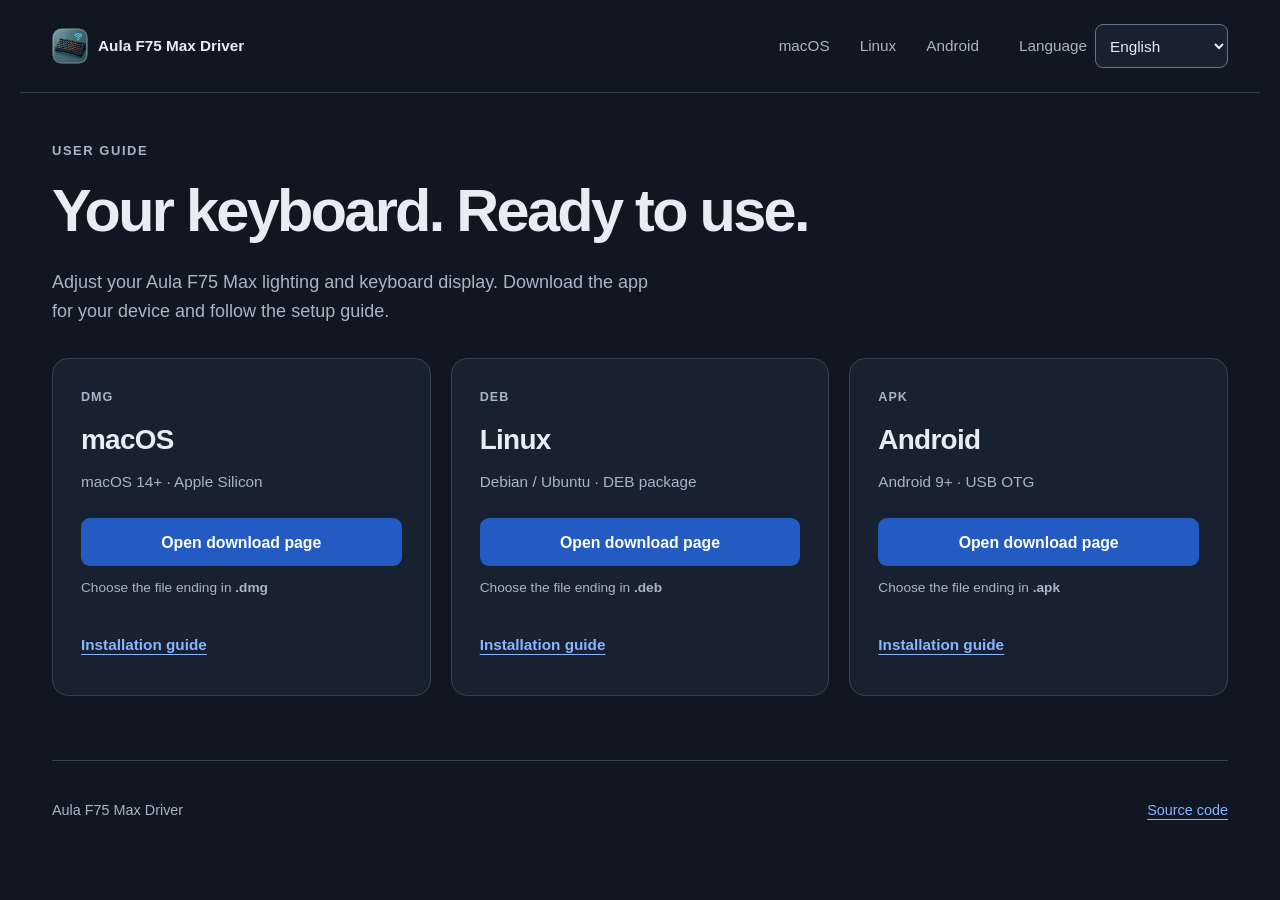
<file: docs/index.html>
<!doctype html>
<html lang="en">
    <head>
        <meta charset="utf-8">
        <meta name="viewport" content="width=device-width, initial-scale=1">
        <meta name="description" content="Download, install and connect Aula F75 Max Driver on macOS, Linux or Android.">
        <meta name="theme-color" content="#101722">
        <meta property="og:title" content="Aula F75 Max Driver">
        <meta property="og:description" content="Download, install and connect Aula F75 Max Driver on macOS, Linux or Android.">
        <meta property="og:type" content="website">
        <meta property="og:image" content="assets/app-icon.png">
        <title>Aula F75 Max Driver</title>
        <link rel="icon" href="assets/app-icon.png">
        <link rel="stylesheet" href="styles.css">
        <script src="translations.js" defer>
        </script>
        <script src="site.js" defer>
        </script>
    </head>
    <body>
        <a class="skip" href="#main" data-i18n="skip">Skip to content</a>
        <header class="site-header">
            <a class="brand" href="index.html">
                <img src="assets/app-icon.png" width="36" height="36" alt=""> <span>Aula F75 Max Driver</span>
            </a>
            <nav aria-label="Platforms" data-i18n-aria="platforms">
                <a href="macos.html">macOS</a>
                <a href="linux.html">Linux</a>
                <a href="android.html">Android</a>
            </nav>
            <label class="language">
                <span data-i18n="language">Language</span>
                <select id="language-select">
                    <option value="en">English</option>
                    <option value="ru">Русский</option>
                    <option value="es">Español</option>
                    <option value="uz">O‘zbekcha</option>
                    <option value="kk">Қазақша</option>
                    <option value="pt">Português</option>
                    <option value="zh-Hans">简体中文</option>
                </select>
            </label>
        </header>
        <main id="main" class="home">
            <div class="home-intro">
                <p data-i18n="guide" class="eyebrow">User guide</p>
                <h1 data-i18n="homeTitle">Your keyboard. Ready to use.</h1>
                <p data-i18n="intro" class="lead">Adjust your Aula F75 Max lighting and keyboard display. Download the app for your device and follow the setup guide.</p>
            </div>
            <div class="platform-grid">
                <article class="platform-card">
                    <div>
                        <span class="platform-format">DMG</span>
                        <h2>macOS</h2>
                        <p data-i18n="macReq" class="requirements">macOS 14+ · Apple Silicon</p>
                    </div>
                    <div class="download" data-platform="macos">
                        <p class="release-info" hidden></p>
                    <div class="download-options">
                            <a class="button" href="https://github.com/VitalyArt/Aula-F75-Max-Driver/releases/latest" data-i18n="downloadPage">Open download page</a>
                        </div>
                        <p class="download-hint">
                            <span data-i18n="chooseFile">Choose the file ending in</span> <strong>.dmg</strong>
                        </p>
                    </div>
                    <a class="guide-link" href="macos.html" data-i18n="instructions">Installation guide</a>
                </article>
                <article class="platform-card">
                    <div>
                        <span class="platform-format">DEB</span>
                        <h2>Linux</h2>
                        <p data-i18n="linuxReq" class="requirements">Debian / Ubuntu · DEB package</p>
                    </div>
                    <div class="download" data-platform="linux">
                        <p class="release-info" hidden></p>
                    <div class="download-options">
                            <a class="button" href="https://github.com/VitalyArt/Aula-F75-Max-Driver/releases/latest" data-i18n="downloadPage">Open download page</a>
                        </div>
                        <p class="download-hint">
                            <span data-i18n="chooseFile">Choose the file ending in</span> <strong>.deb</strong>
                        </p>
                    </div>
                    <a class="guide-link" href="linux.html" data-i18n="instructions">Installation guide</a>
                </article>
                <article class="platform-card">
                    <div>
                        <span class="platform-format">APK</span>
                        <h2>Android</h2>
                        <p data-i18n="androidReq" class="requirements">Android 9+ · USB OTG</p>
                    </div>
                    <div class="download" data-platform="android">
                        <p class="release-info" hidden></p>
                    <div class="download-options">
                            <a class="button" href="https://github.com/VitalyArt/Aula-F75-Max-Driver/releases/latest" data-i18n="downloadPage">Open download page</a>
                        </div>
                        <p class="download-hint">
                            <span data-i18n="chooseFile">Choose the file ending in</span> <strong>.apk</strong>
                        </p>
                    </div>
                    <a class="guide-link" href="android.html" data-i18n="instructions">Installation guide</a>
                </article>
            </div>
        </main>
        <footer>
            <span>Aula F75 Max Driver</span>
            <a href="https://github.com/VitalyArt/Aula-F75-Max-Driver" data-i18n="source">Source code</a>
        </footer>
    </body>
</html>
</file>
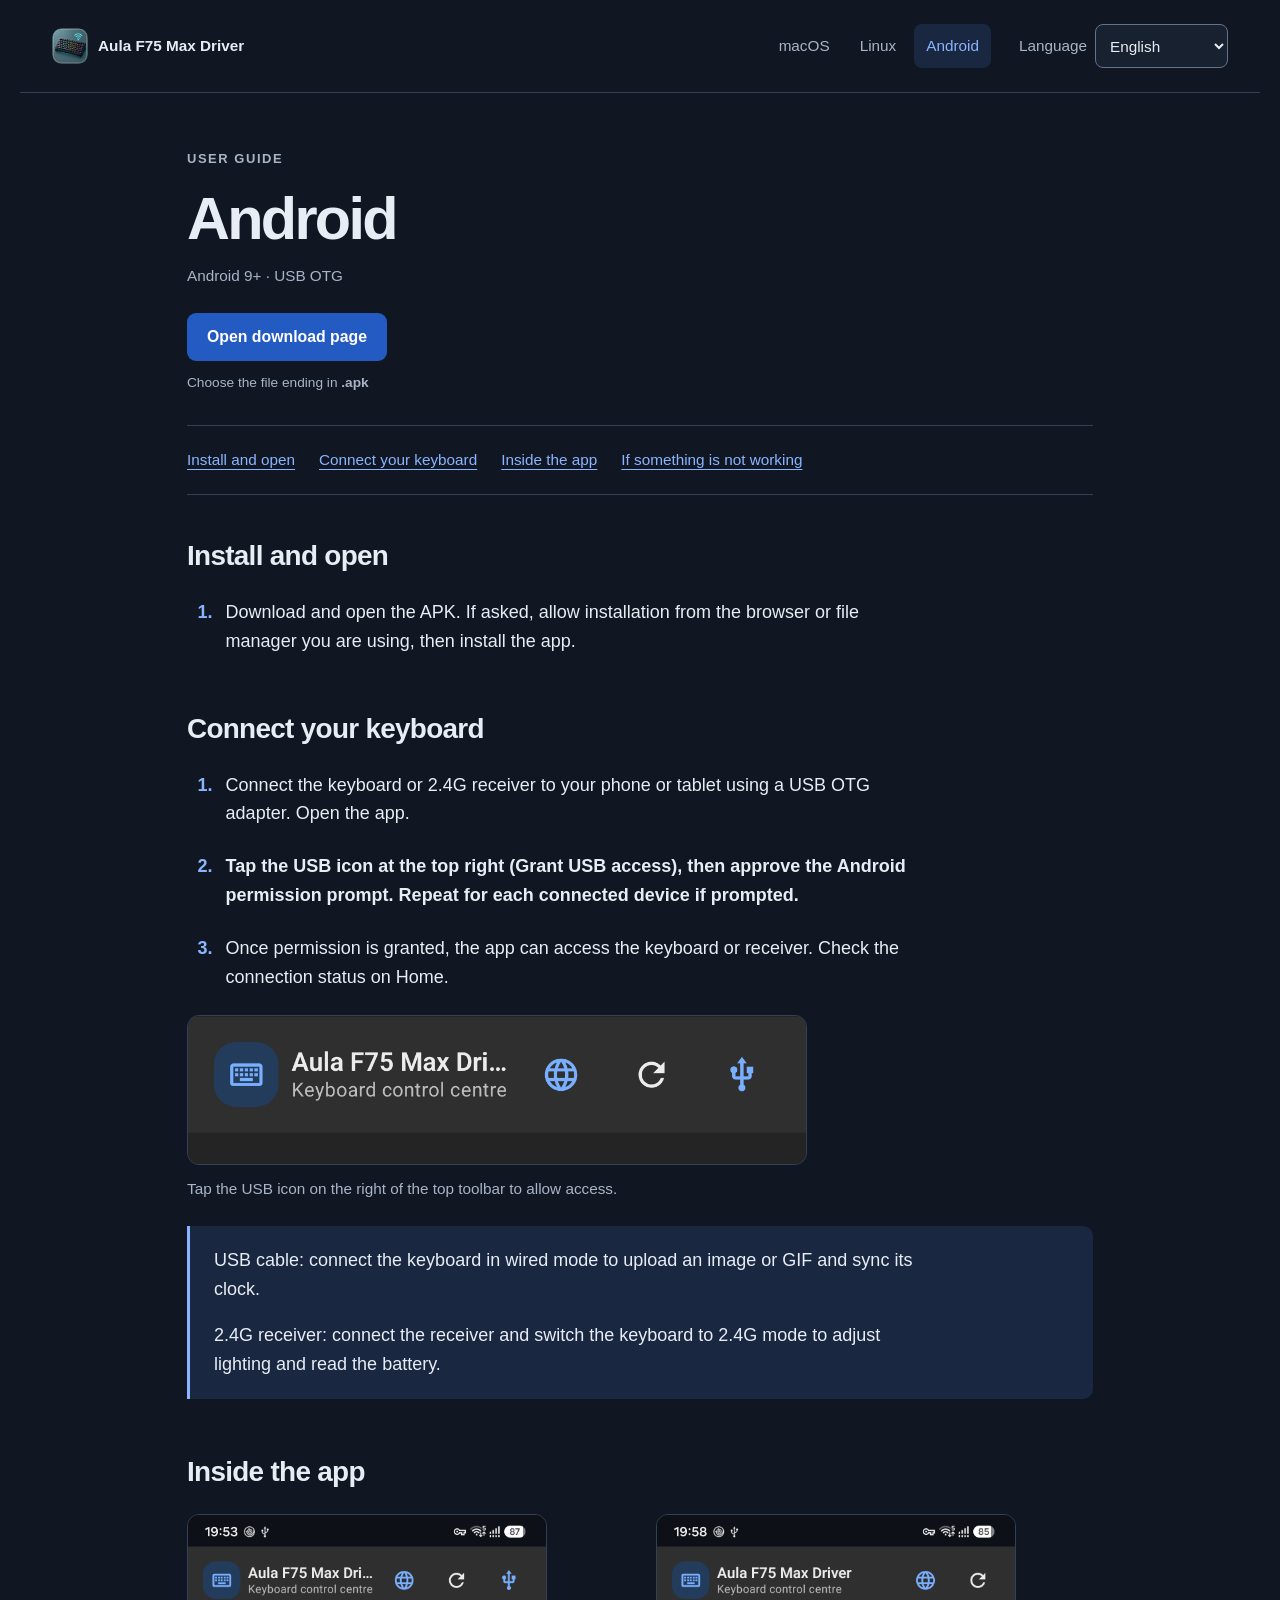
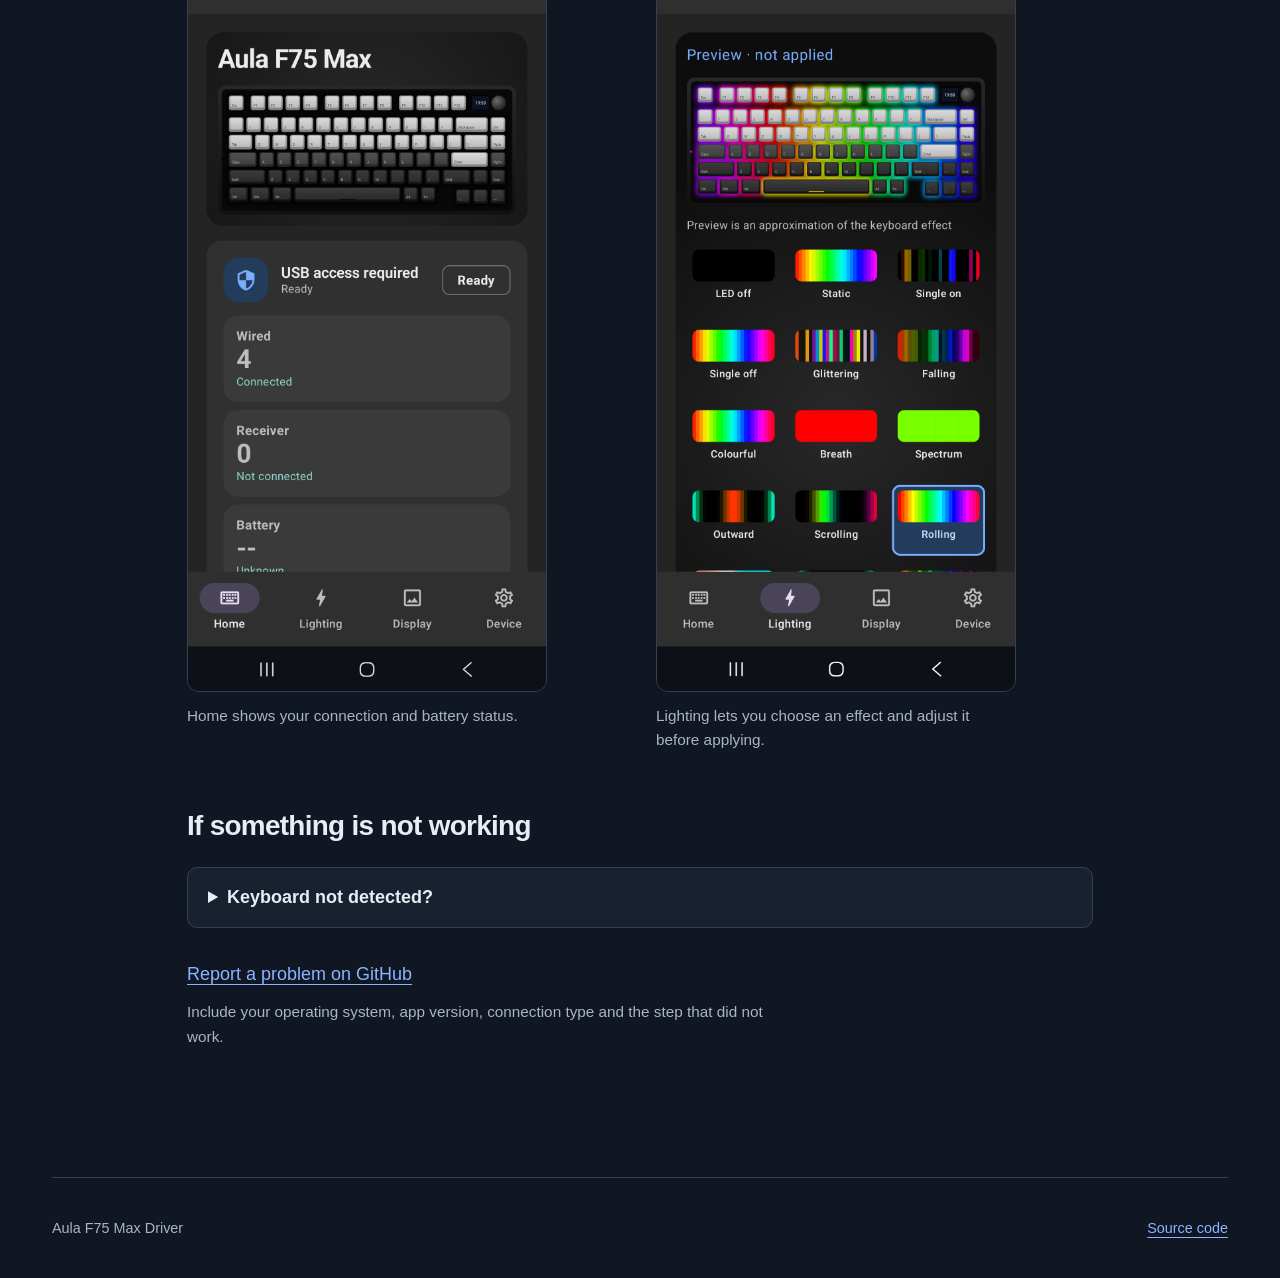
<file: docs/android.html>
<!doctype html>
<html lang="en">
    <head>
        <meta charset="utf-8">
        <meta name="viewport" content="width=device-width, initial-scale=1">
        <meta name="description" content="Download, install and connect Aula F75 Max Driver on macOS, Linux or Android.">
        <meta name="theme-color" content="#101722">
        <meta property="og:title" content="Aula F75 Max Driver · Android">
        <meta property="og:description" content="Download, install and connect Aula F75 Max Driver on macOS, Linux or Android.">
        <meta property="og:type" content="website">
        <meta property="og:image" content="assets/app-icon.png">
        <title>Aula F75 Max Driver · Android</title>
        <link rel="icon" href="assets/app-icon.png">
        <link rel="stylesheet" href="styles.css">
        <script src="translations.js" defer>
        </script>
        <script src="site.js" defer>
        </script>
    </head>
    <body>
        <a class="skip" href="#main" data-i18n="skip">Skip to content</a>
        <header class="site-header">
            <a class="brand" href="index.html">
                <img src="assets/app-icon.png" width="36" height="36" alt=""> <span>Aula F75 Max Driver</span>
            </a>
            <nav aria-label="Platforms" data-i18n-aria="platforms">
                <a href="macos.html">macOS</a>
                <a href="linux.html">Linux</a>
                <a href="android.html" aria-current="page">Android</a>
            </nav>
            <label class="language">
                <span data-i18n="language">Language</span>
                <select id="language-select">
                    <option value="en">English</option>
                    <option value="ru">Русский</option>
                    <option value="es">Español</option>
                    <option value="uz">O‘zbekcha</option>
                    <option value="kk">Қазақша</option>
                    <option value="pt">Português</option>
                    <option value="zh-Hans">简体中文</option>
                </select>
            </label>
        </header>
        <main id="main" class="guide-page">
            <header class="guide-heading">
                <p data-i18n="guide" class="eyebrow">User guide</p>
                <h1>Android</h1>
                <p data-i18n="androidReq" class="requirements">Android 9+ · USB OTG</p>
                <div class="download" data-platform="android">
                    <p class="release-info" hidden></p>
                    <div class="download-options">
                        <a class="button" href="https://github.com/VitalyArt/Aula-F75-Max-Driver/releases/latest" data-i18n="downloadPage">Open download page</a>
                    </div>
                    <p class="download-hint">
                        <span data-i18n="chooseFile">Choose the file ending in</span> <strong>.apk</strong>
                    </p>
                </div>
            </header>
            <nav class="toc" aria-label="Contents" data-i18n-aria="contents">
                <a href="#install" data-i18n="install">Install and open</a>
                <a href="#connect" data-i18n="connect">Connect your keyboard</a>
                <a href="#preview" data-i18n="preview">Inside the app</a>
                <a href="#help" data-i18n="help">If something is not working</a>
            </nav>
            <section id="install">
                <h2 data-i18n="install">Install and open</h2>
                <ol class="steps">
                    <li>
                        <p data-i18n="androidInstall">Download and open the APK. If asked, allow installation from the browser or file manager you are using, then install the app.</p>
                    </li>
                </ol>
            </section>
            <section id="connect">
                <h2 data-i18n="connect">Connect your keyboard</h2>
                <ol class="steps">
                    <li>
                        <p data-i18n="androidConnect">Connect the keyboard or 2.4G receiver to your phone or tablet using a USB OTG adapter. Open the app.</p>
                    </li>
                    <li class="important">
                        <p data-i18n="androidUsb">Tap the USB icon at the top right (Grant USB access), then approve the Android permission prompt. Repeat for each connected device if prompted.</p>
                    </li>
                    <li>
                        <p data-i18n="androidReady">Once permission is granted, the app can access the keyboard or receiver. Check the connection status on Home.</p>
                    </li>
                </ol>
                <figure class="usb-zoom">
                    <a href="screenshots/android-home.png" aria-label="Open full screenshot" data-i18n-aria="fullImage">
                        <img src="screenshots/android-home.png" alt="Tap the USB icon on the right of the top toolbar to allow access." data-i18n-alt="usbCaption" width="1080" height="2340" loading="lazy" decoding="async">
                    </a>
                    <figcaption data-i18n="usbCaption">Tap the USB icon on the right of the top toolbar to allow access.</figcaption>
                </figure>
                <div class="connection-notes">
                    <p data-i18n="cable">USB cable: connect the keyboard in wired mode to upload an image or GIF and sync its clock.</p>
                    <p data-i18n="receiver">2.4G receiver: connect the receiver and switch the keyboard to 2.4G mode to adjust lighting and read the battery.</p>
                </div>
            </section>
            <section id="preview">
                <h2 data-i18n="preview">Inside the app</h2>
                <div class="screenshots">
                    <figure class="phone ">
                        <a href="screenshots/android-home.png" aria-label="Open full screenshot" data-i18n-aria="fullImage">
                            <img src="screenshots/android-home.png" alt="Home shows your connection and battery status." data-i18n-alt="homeCaption" width="1080" height="2340" loading="lazy" decoding="async">
                        </a>
                        <figcaption data-i18n="homeCaption">Home shows your connection and battery status.</figcaption>
                    </figure>
                    <figure class="phone ">
                        <a href="screenshots/android-lighting.png" aria-label="Open full screenshot" data-i18n-aria="fullImage">
                            <img src="screenshots/android-lighting.png" alt="Lighting lets you choose an effect and adjust it before applying." data-i18n-alt="lightingCaption" width="1080" height="2340" loading="lazy" decoding="async">
                        </a>
                        <figcaption data-i18n="lightingCaption">Lighting lets you choose an effect and adjust it before applying.</figcaption>
                    </figure>
                </div>
            </section>
            <section id="help">
                <h2 data-i18n="help">If something is not working</h2>
                <details>
                    <summary data-i18n="notFound">Keyboard not detected?</summary>
                    <p data-i18n="androidHelp">Check that your device supports USB OTG and your cable transfers data. Tap USB again and approve access; you may need to grant it again after reconnecting.</p>
                </details>
                <div class="support-link">
                    <a href="https://github.com/VitalyArt/Aula-F75-Max-Driver/issues/new?template=bug_report.yml" data-i18n="reportProblem">Report a problem on GitHub</a>
                    <p data-i18n="reportHint">Include your operating system, app version, connection type and the step that did not work.</p>
                </div>
            </section>
        </main>
        <footer>
            <span>Aula F75 Max Driver</span>
            <a href="https://github.com/VitalyArt/Aula-F75-Max-Driver" data-i18n="source">Source code</a>
        </footer>
    </body>
</html>
</file>
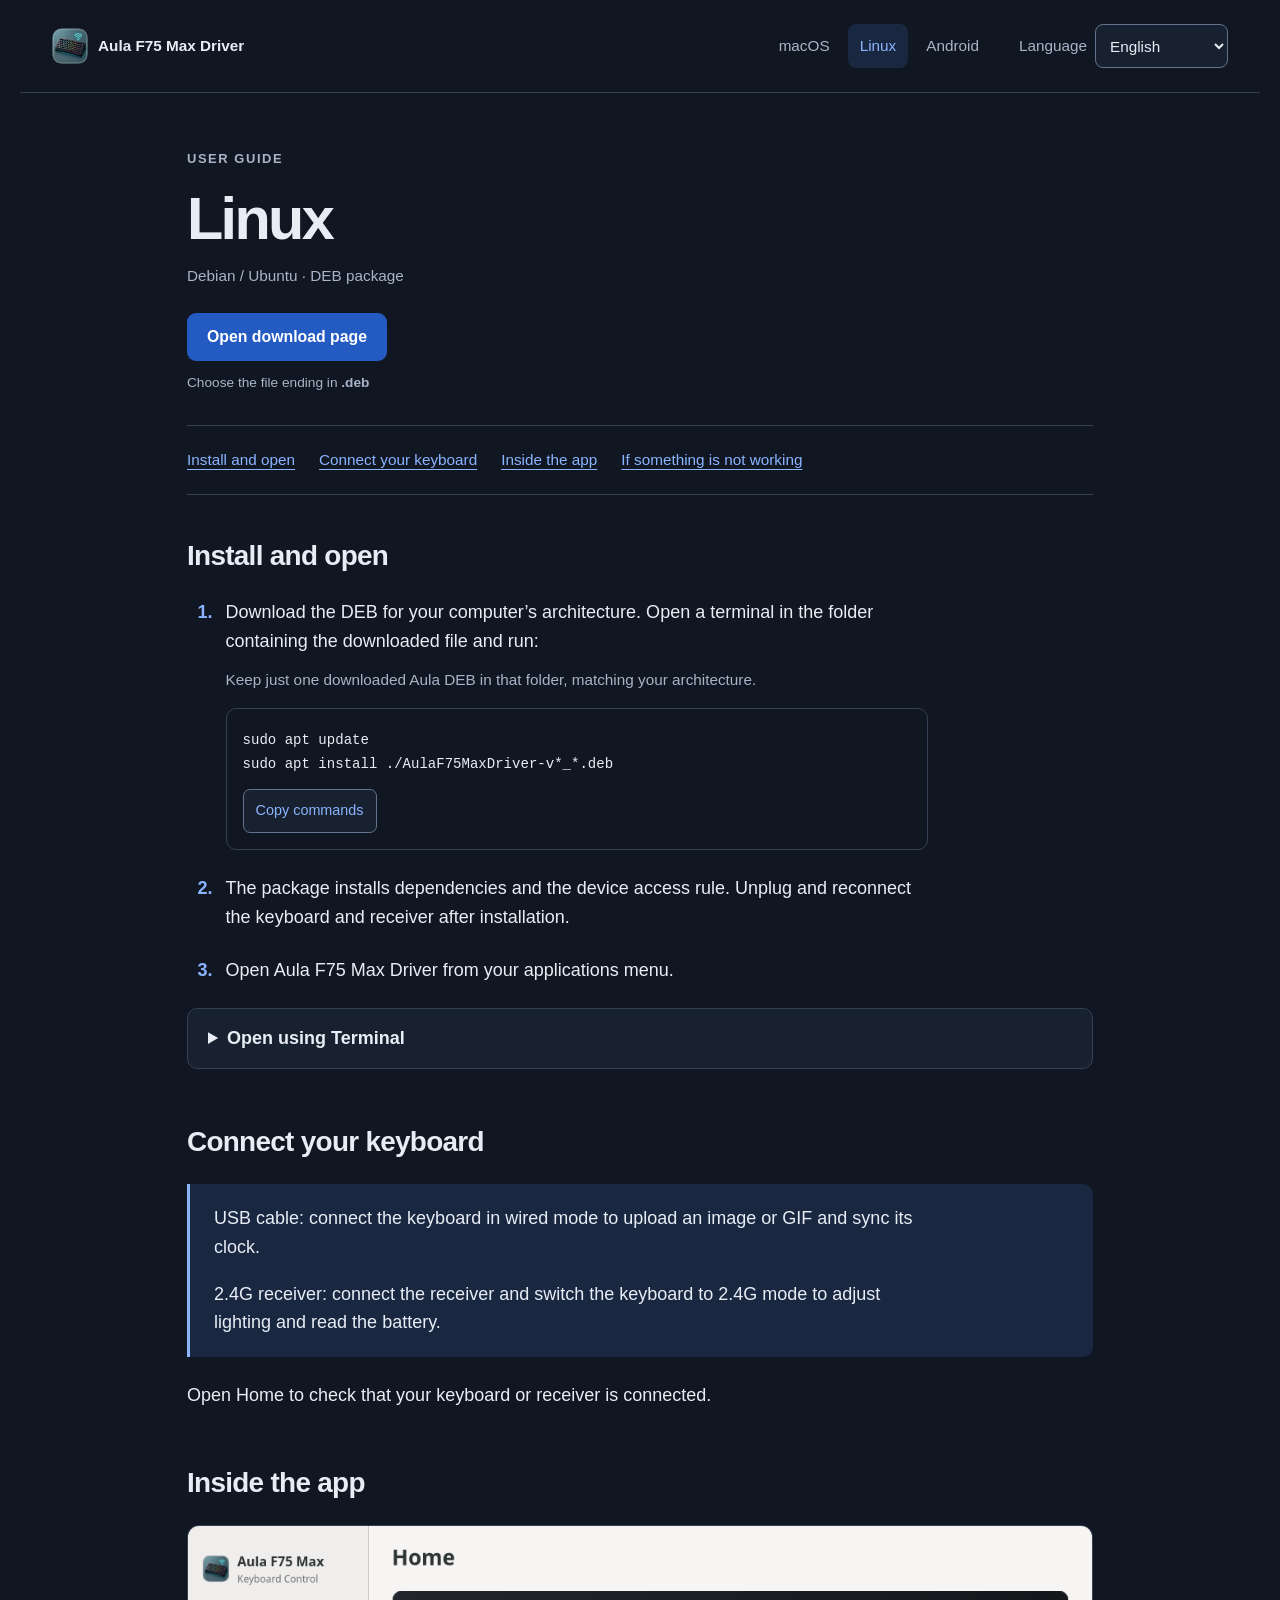
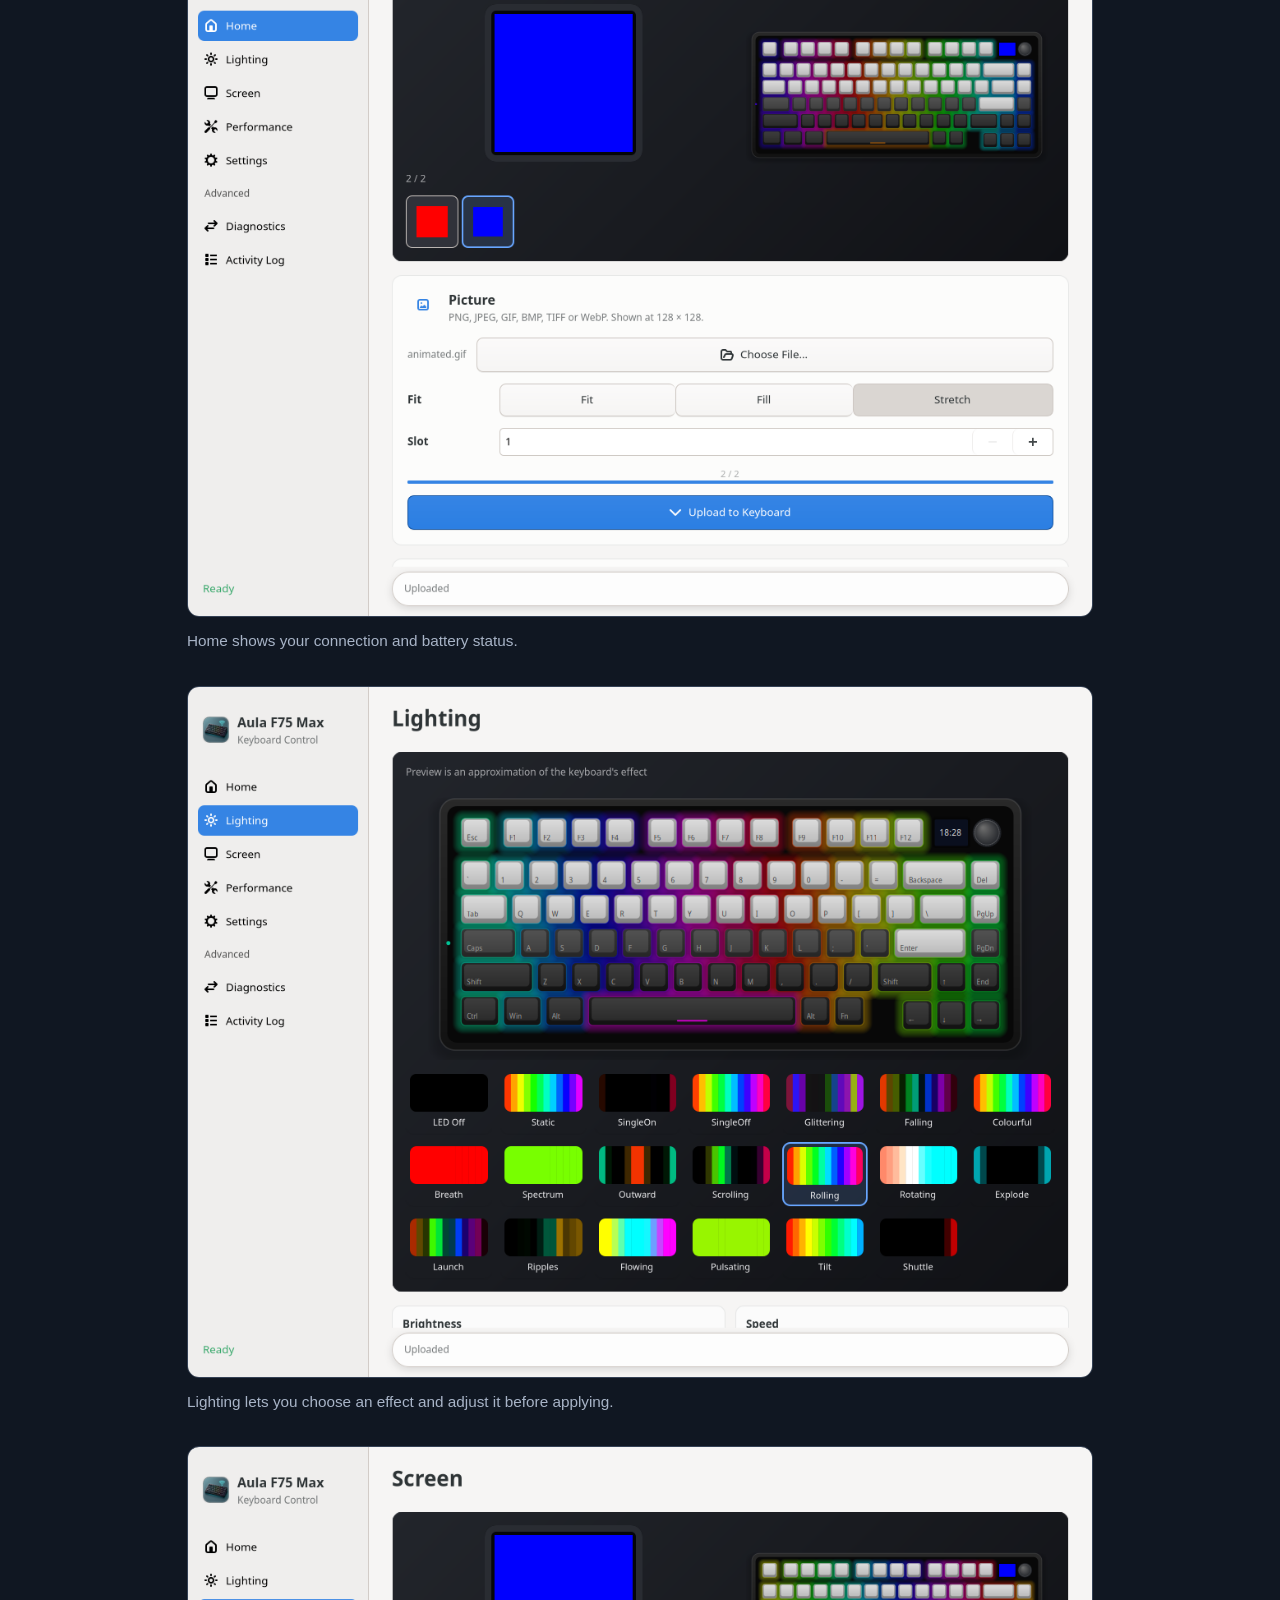
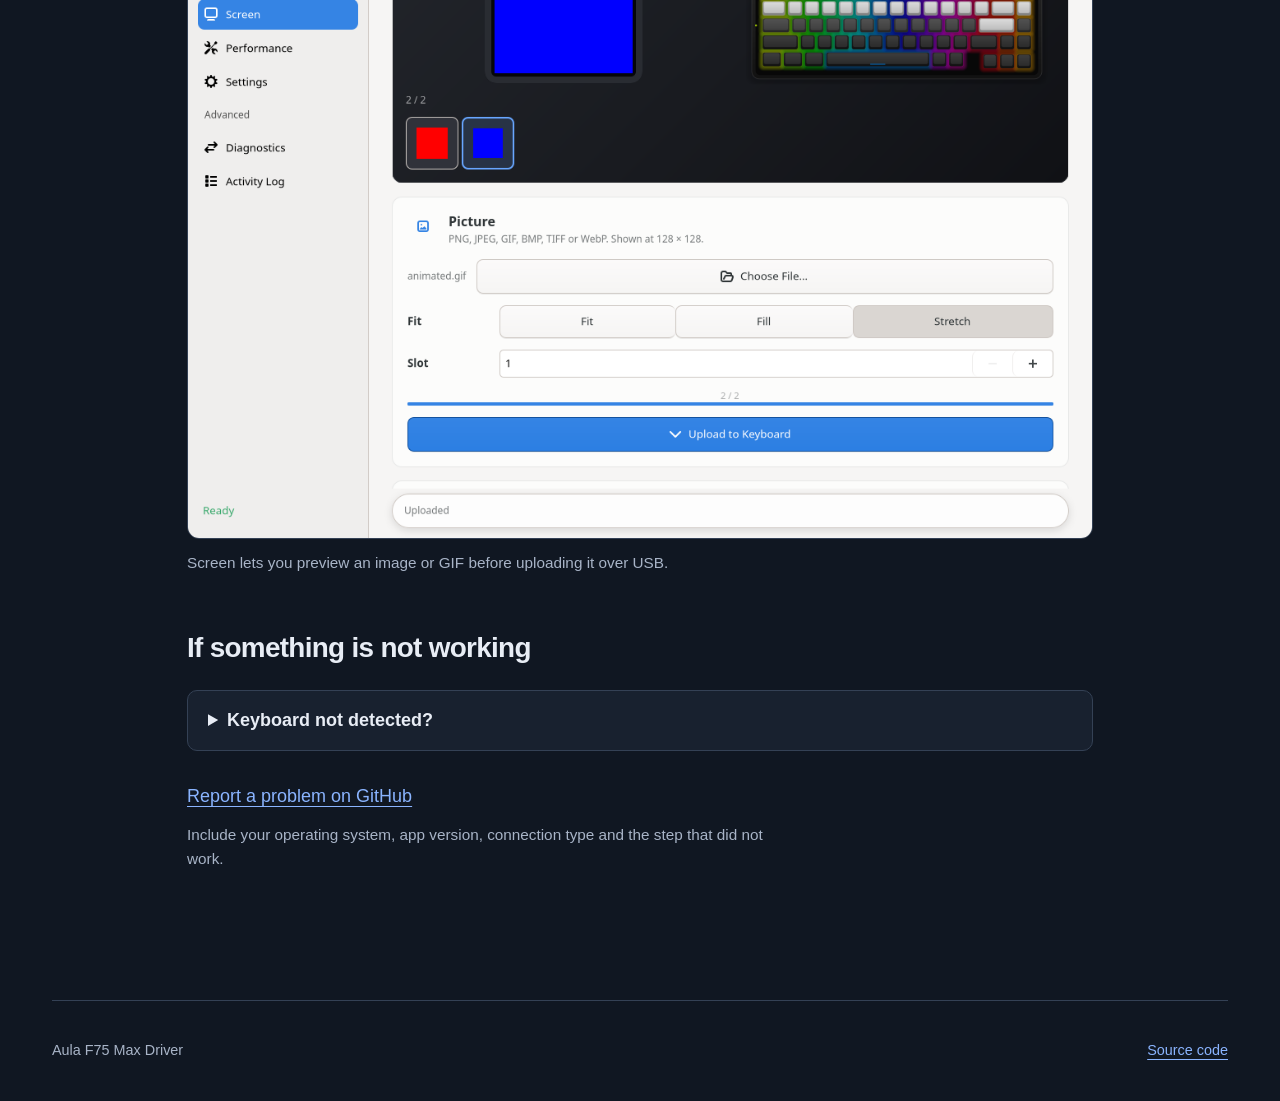
<file: docs/linux.html>
<!doctype html>
<html lang="en">
    <head>
        <meta charset="utf-8">
        <meta name="viewport" content="width=device-width, initial-scale=1">
        <meta name="description" content="Download, install and connect Aula F75 Max Driver on macOS, Linux or Android.">
        <meta name="theme-color" content="#101722">
        <meta property="og:title" content="Aula F75 Max Driver · Linux">
        <meta property="og:description" content="Download, install and connect Aula F75 Max Driver on macOS, Linux or Android.">
        <meta property="og:type" content="website">
        <meta property="og:image" content="assets/app-icon.png">
        <title>Aula F75 Max Driver · Linux</title>
        <link rel="icon" href="assets/app-icon.png">
        <link rel="stylesheet" href="styles.css">
        <script src="translations.js" defer>
        </script>
        <script src="site.js" defer>
        </script>
    </head>
    <body>
        <a class="skip" href="#main" data-i18n="skip">Skip to content</a>
        <header class="site-header">
            <a class="brand" href="index.html">
                <img src="assets/app-icon.png" width="36" height="36" alt=""> <span>Aula F75 Max Driver</span>
            </a>
            <nav aria-label="Platforms" data-i18n-aria="platforms">
                <a href="macos.html">macOS</a>
                <a href="linux.html" aria-current="page">Linux</a>
                <a href="android.html">Android</a>
            </nav>
            <label class="language">
                <span data-i18n="language">Language</span>
                <select id="language-select">
                    <option value="en">English</option>
                    <option value="ru">Русский</option>
                    <option value="es">Español</option>
                    <option value="uz">O‘zbekcha</option>
                    <option value="kk">Қазақша</option>
                    <option value="pt">Português</option>
                    <option value="zh-Hans">简体中文</option>
                </select>
            </label>
        </header>
        <main id="main" class="guide-page">
            <header class="guide-heading">
                <p data-i18n="guide" class="eyebrow">User guide</p>
                <h1>Linux</h1>
                <p data-i18n="linuxReq" class="requirements">Debian / Ubuntu · DEB package</p>
                <div class="download" data-platform="linux">
                    <p class="release-info" hidden></p>
                    <div class="download-options">
                        <a class="button" href="https://github.com/VitalyArt/Aula-F75-Max-Driver/releases/latest" data-i18n="downloadPage">Open download page</a>
                    </div>
                    <p class="download-hint">
                        <span data-i18n="chooseFile">Choose the file ending in</span> <strong>.deb</strong>
                    </p>
                </div>
            </header>
            <nav class="toc" aria-label="Contents" data-i18n-aria="contents">
                <a href="#install" data-i18n="install">Install and open</a>
                <a href="#connect" data-i18n="connect">Connect your keyboard</a>
                <a href="#preview" data-i18n="preview">Inside the app</a>
                <a href="#help" data-i18n="help">If something is not working</a>
            </nav>
            <section id="install">
                <h2 data-i18n="install">Install and open</h2>
                <ol class="steps">
                    <li>
                        <p data-i18n="linuxInstall">Download the DEB for your computer’s architecture. Open a terminal in the folder containing the downloaded file and run:</p>
                        <p data-i18n="linuxOne" class="muted">Keep just one downloaded Aula DEB in that folder, matching your architecture.</p>
                        <div class="commands">
                            <pre tabindex="0"><code>sudo apt update
sudo apt install ./AulaF75MaxDriver-v*_*.deb</code></pre>
                            <button type="button" class="copy-button" data-i18n="copy" hidden>Copy commands</button>
                            <span class="copy-status" role="status">
                            </span>
                        </div>
                    </li>
                    <li>
                        <p data-i18n="linuxReplug">The package installs dependencies and the device access rule. Unplug and reconnect the keyboard and receiver after installation.</p>
                    </li>
                    <li>
                        <p data-i18n="linuxLaunch">Open Aula F75 Max Driver from your applications menu.</p>
                    </li>
                </ol>
                <details>
                    <summary data-i18n="terminal">Open using Terminal</summary>
                    <div class="commands">
                        <pre tabindex="0"><code>AulaF75MaxDriverLinux</code></pre>
                        <button type="button" class="copy-button" data-i18n="copy" hidden>Copy commands</button>
                        <span class="copy-status" role="status">
                        </span>
                    </div>
                </details>
            </section>
            <section id="connect">
                <h2 data-i18n="connect">Connect your keyboard</h2>
                <div class="connection-notes">
                    <p data-i18n="cable">USB cable: connect the keyboard in wired mode to upload an image or GIF and sync its clock.</p>
                    <p data-i18n="receiver">2.4G receiver: connect the receiver and switch the keyboard to 2.4G mode to adjust lighting and read the battery.</p>
                </div>
                <p data-i18n="connected">Open Home to check that your keyboard or receiver is connected.</p>
            </section>
            <section id="preview">
                <h2 data-i18n="preview">Inside the app</h2>
                <div class="screenshots">
                    <figure >
                        <a href="screenshots/linux-home.png" aria-label="Open full screenshot" data-i18n-aria="fullImage">
                            <img src="screenshots/linux-home.png" alt="Home shows your connection and battery status." data-i18n-alt="homeCaption" width="1100" height="840" loading="lazy" decoding="async">
                        </a>
                        <figcaption data-i18n="homeCaption">Home shows your connection and battery status.</figcaption>
                    </figure>
                    <figure >
                        <a href="screenshots/linux-lighting.png" aria-label="Open full screenshot" data-i18n-aria="fullImage">
                            <img src="screenshots/linux-lighting.png" alt="Lighting lets you choose an effect and adjust it before applying." data-i18n-alt="lightingCaption" width="1100" height="840" loading="lazy" decoding="async">
                        </a>
                        <figcaption data-i18n="lightingCaption">Lighting lets you choose an effect and adjust it before applying.</figcaption>
                    </figure>
                    <figure >
                        <a href="screenshots/linux-screen.png" aria-label="Open full screenshot" data-i18n-aria="fullImage">
                            <img src="screenshots/linux-screen.png" alt="Screen lets you preview an image or GIF before uploading it over USB." data-i18n-alt="screenCaption" width="1100" height="840" loading="lazy" decoding="async">
                        </a>
                        <figcaption data-i18n="screenCaption">Screen lets you preview an image or GIF before uploading it over USB.</figcaption>
                    </figure>
                </div>
            </section>
            <section id="help">
                <h2 data-i18n="help">If something is not working</h2>
                <details>
                    <summary data-i18n="notFound">Keyboard not detected?</summary>
                    <p data-i18n="linuxHelp">Reconnect the keyboard and receiver after installing the DEB. Use a USB data cable and the correct keyboard mode. Launch the app normally, without sudo.</p>
                </details>
                <div class="support-link">
                    <a href="https://github.com/VitalyArt/Aula-F75-Max-Driver/issues/new?template=bug_report.yml" data-i18n="reportProblem">Report a problem on GitHub</a>
                    <p data-i18n="reportHint">Include your operating system, app version, connection type and the step that did not work.</p>
                </div>
            </section>
        </main>
        <footer>
            <span>Aula F75 Max Driver</span>
            <a href="https://github.com/VitalyArt/Aula-F75-Max-Driver" data-i18n="source">Source code</a>
        </footer>
    </body>
</html>
</file>
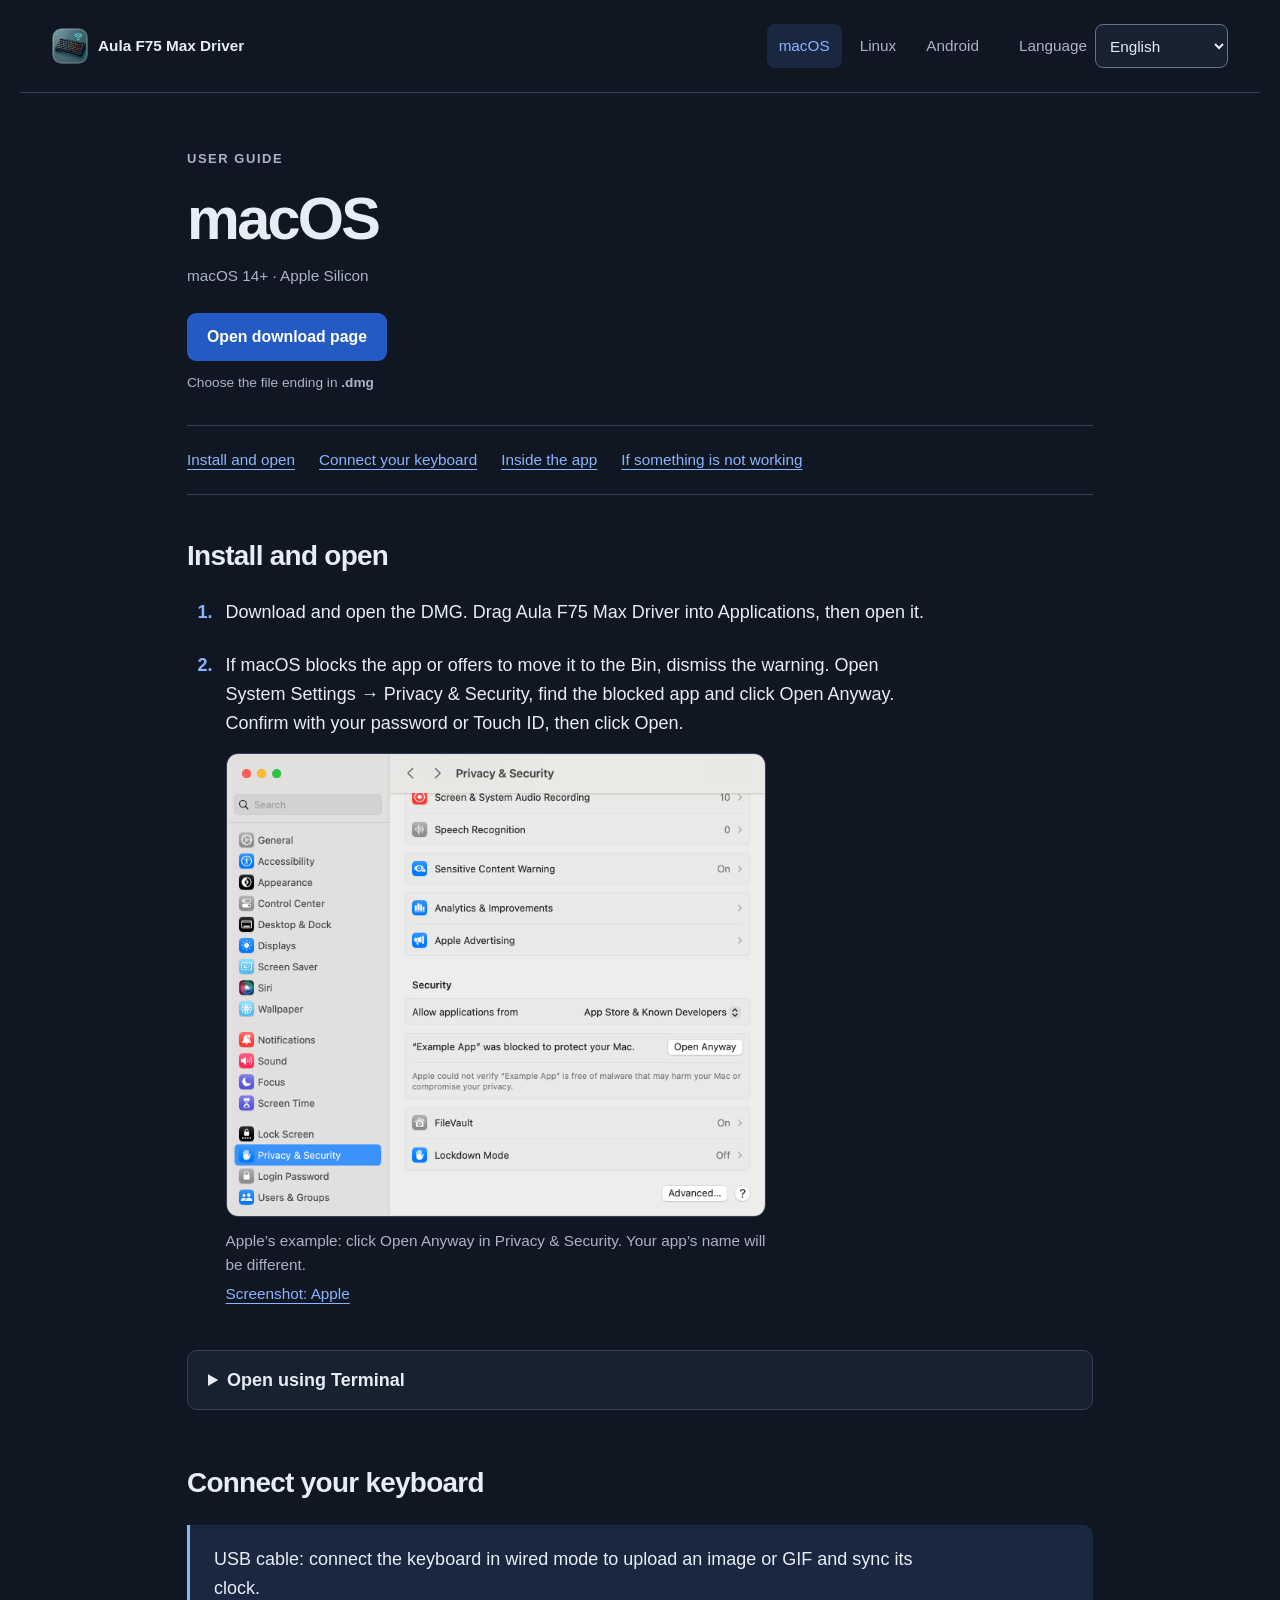
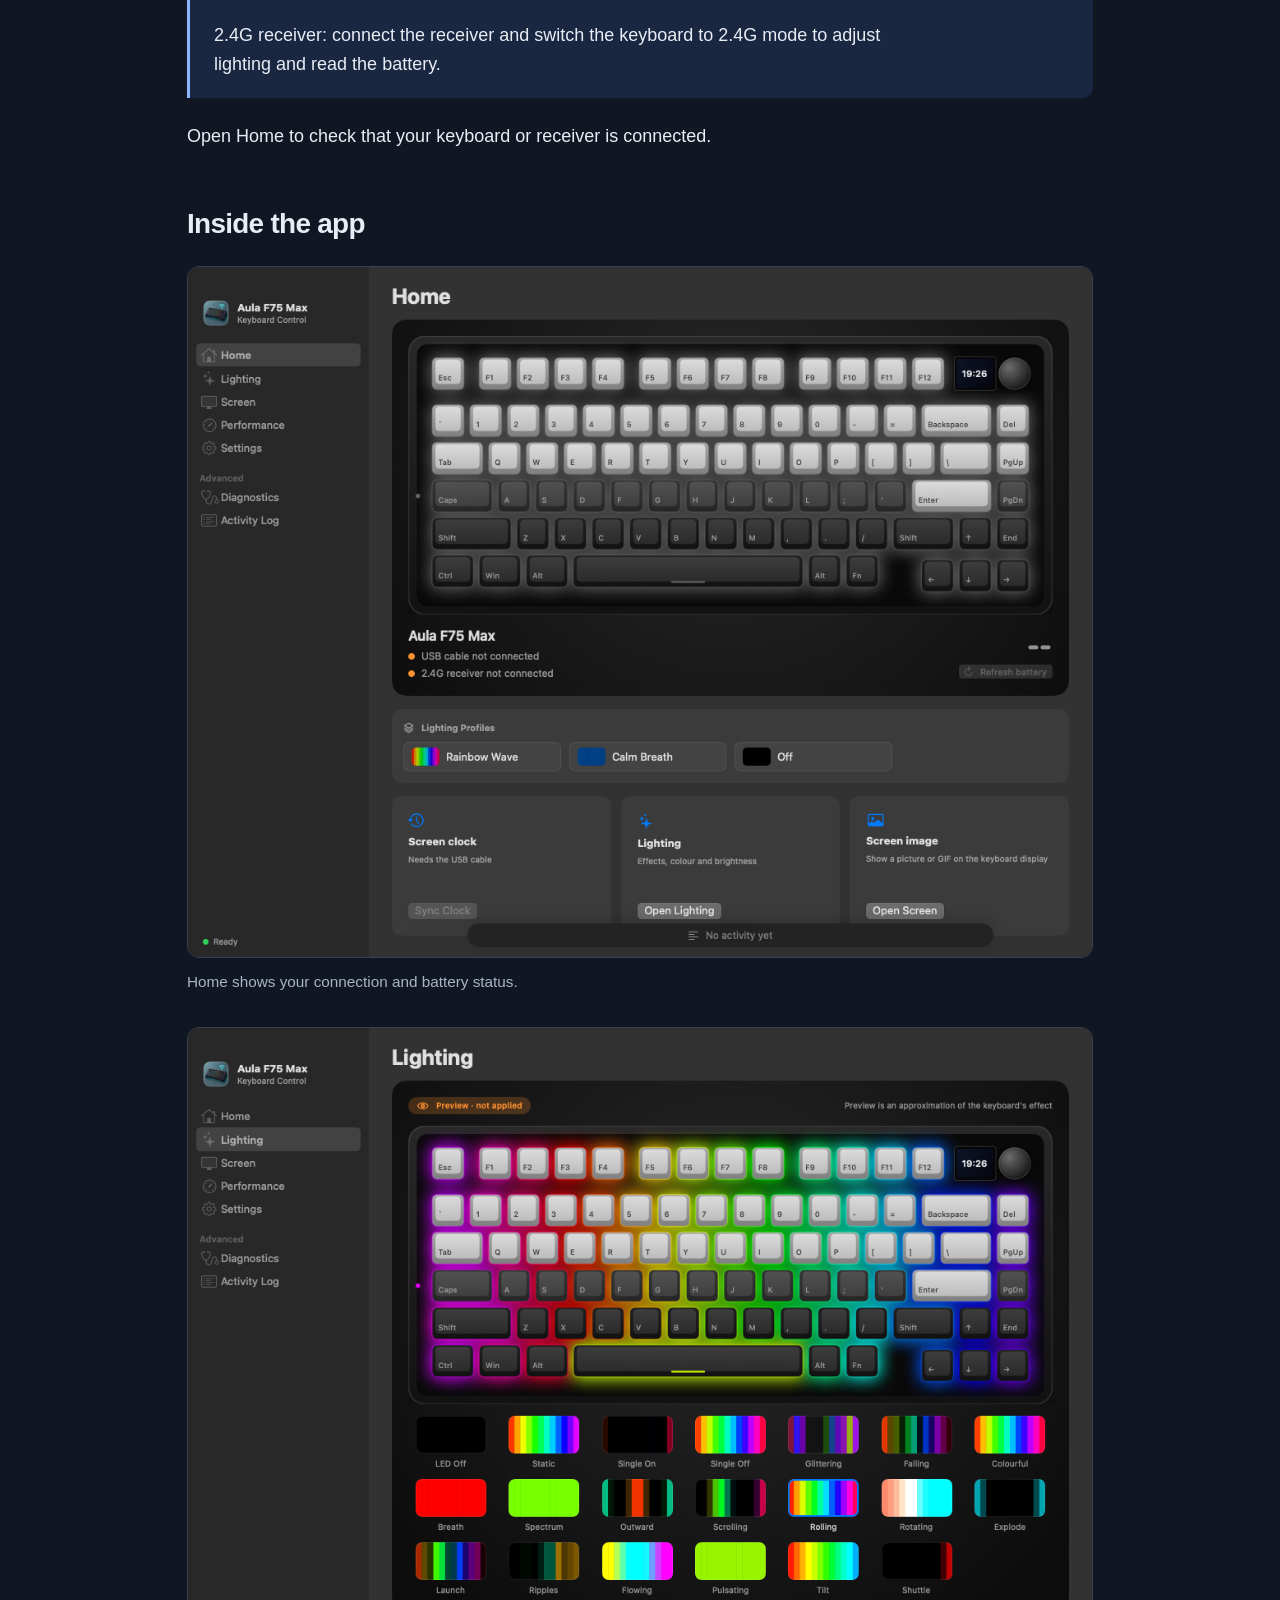
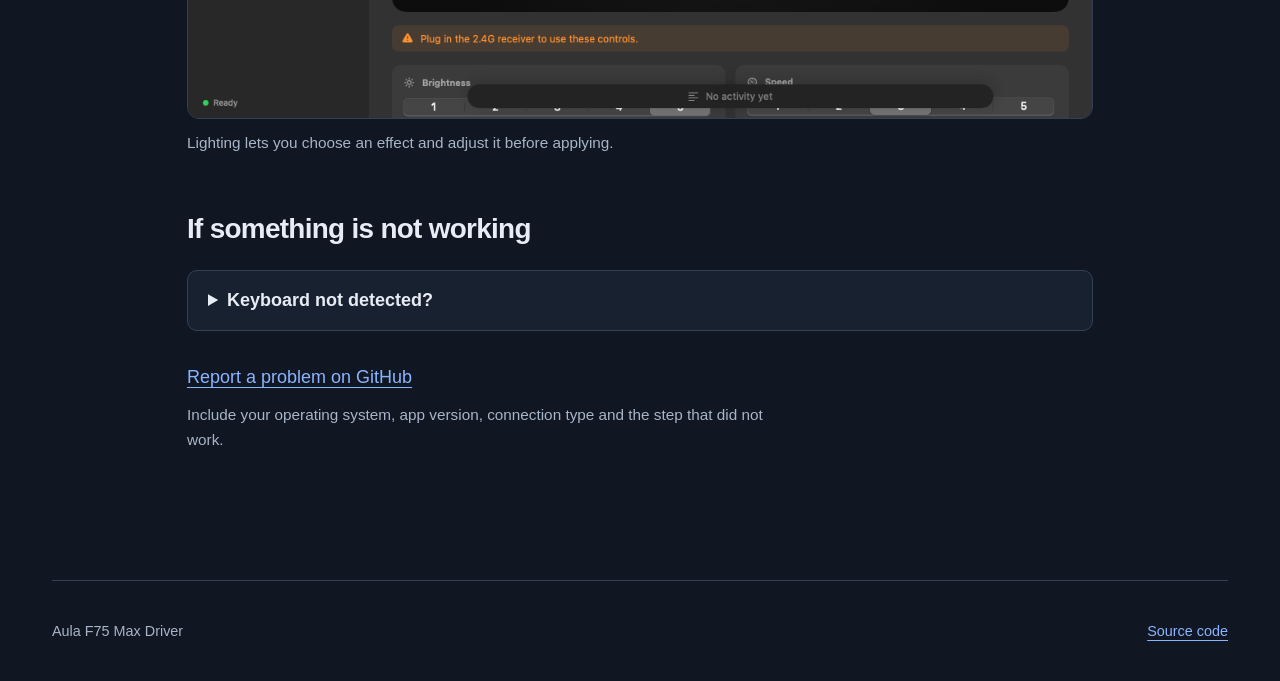
<file: docs/macos.html>
<!doctype html>
<html lang="en">
    <head>
        <meta charset="utf-8">
        <meta name="viewport" content="width=device-width, initial-scale=1">
        <meta name="description" content="Download, install and connect Aula F75 Max Driver on macOS, Linux or Android.">
        <meta name="theme-color" content="#101722">
        <meta property="og:title" content="Aula F75 Max Driver · macOS">
        <meta property="og:description" content="Download, install and connect Aula F75 Max Driver on macOS, Linux or Android.">
        <meta property="og:type" content="website">
        <meta property="og:image" content="assets/app-icon.png">
        <title>Aula F75 Max Driver · macOS</title>
        <link rel="icon" href="assets/app-icon.png">
        <link rel="stylesheet" href="styles.css">
        <script src="translations.js" defer>
        </script>
        <script src="site.js" defer>
        </script>
    </head>
    <body>
        <a class="skip" href="#main" data-i18n="skip">Skip to content</a>
        <header class="site-header">
            <a class="brand" href="index.html">
                <img src="assets/app-icon.png" width="36" height="36" alt=""> <span>Aula F75 Max Driver</span>
            </a>
            <nav aria-label="Platforms" data-i18n-aria="platforms">
                <a href="macos.html" aria-current="page">macOS</a>
                <a href="linux.html">Linux</a>
                <a href="android.html">Android</a>
            </nav>
            <label class="language">
                <span data-i18n="language">Language</span>
                <select id="language-select">
                    <option value="en">English</option>
                    <option value="ru">Русский</option>
                    <option value="es">Español</option>
                    <option value="uz">O‘zbekcha</option>
                    <option value="kk">Қазақша</option>
                    <option value="pt">Português</option>
                    <option value="zh-Hans">简体中文</option>
                </select>
            </label>
        </header>
        <main id="main" class="guide-page">
            <header class="guide-heading">
                <p data-i18n="guide" class="eyebrow">User guide</p>
                <h1>macOS</h1>
                <p data-i18n="macReq" class="requirements">macOS 14+ · Apple Silicon</p>
                <div class="download" data-platform="macos">
                    <p class="release-info" hidden></p>
                    <div class="download-options">
                        <a class="button" href="https://github.com/VitalyArt/Aula-F75-Max-Driver/releases/latest" data-i18n="downloadPage">Open download page</a>
                    </div>
                    <p class="download-hint">
                        <span data-i18n="chooseFile">Choose the file ending in</span> <strong>.dmg</strong>
                    </p>
                </div>
            </header>
            <nav class="toc" aria-label="Contents" data-i18n-aria="contents">
                <a href="#install" data-i18n="install">Install and open</a>
                <a href="#connect" data-i18n="connect">Connect your keyboard</a>
                <a href="#preview" data-i18n="preview">Inside the app</a>
                <a href="#help" data-i18n="help">If something is not working</a>
            </nav>
            <section id="install">
                <h2 data-i18n="install">Install and open</h2>
                <ol class="steps">
                    <li>
                        <p data-i18n="macInstall">Download and open the DMG. Drag Aula F75 Max Driver into Applications, then open it.</p>
                    </li>
                    <li>
                        <p data-i18n="macOpen">If macOS blocks the app or offers to move it to the Bin, dismiss the warning. Open System Settings → Privacy &amp; Security, find the blocked app and click Open Anyway. Confirm with your password or Touch ID, then click Open.</p>
                        <figure class="mac-security">
                            <a href="screenshots/macos-open-anyway.png" aria-label="Open full screenshot" data-i18n-aria="fullImage">
                                <img src="screenshots/macos-open-anyway.png" width="1430" height="1226" alt="macOS Privacy &amp; Security settings with the Open Anyway button highlighted." data-i18n-alt="macOpenAlt" loading="lazy" decoding="async">
                            </a>
                            <figcaption>
                                <span data-i18n="macOpenCaption">Apple’s example: click Open Anyway in Privacy &amp; Security. Your app’s name will be different.</span>
                                <a href="https://support.apple.com/102445" data-i18n="appleCredit">Screenshot: Apple</a>
                            </figcaption>
                        </figure>
                    </li>
                </ol>
                <details>
                    <summary data-i18n="terminal">Open using Terminal</summary>
                    <p data-i18n="terminalNote">For the app downloaded from this project’s official Releases, run these commands after moving it into Applications. This removes the quarantine attribute from this app only.</p>
                    <div class="commands">
                        <pre tabindex="0"><code>xattr -dr com.apple.quarantine &quot;/Applications/Aula F75 Max Driver.app&quot;
open &quot;/Applications/Aula F75 Max Driver.app&quot;</code></pre>
                        <button type="button" class="copy-button" data-i18n="copy" hidden>Copy commands</button>
                        <span class="copy-status" role="status">
                        </span>
                    </div>
                </details>
            </section>
            <section id="connect">
                <h2 data-i18n="connect">Connect your keyboard</h2>
                <div class="connection-notes">
                    <p data-i18n="cable">USB cable: connect the keyboard in wired mode to upload an image or GIF and sync its clock.</p>
                    <p data-i18n="receiver">2.4G receiver: connect the receiver and switch the keyboard to 2.4G mode to adjust lighting and read the battery.</p>
                </div>
                <p data-i18n="connected">Open Home to check that your keyboard or receiver is connected.</p>
            </section>
            <section id="preview">
                <h2 data-i18n="preview">Inside the app</h2>
                <div class="screenshots">
                    <figure >
                        <a href="screenshots/redesign-home.png" aria-label="Open full screenshot" data-i18n-aria="fullImage">
                            <img src="screenshots/redesign-home.png" alt="Home shows your connection and battery status." data-i18n-alt="homeCaption" width="1100" height="840" loading="lazy" decoding="async">
                        </a>
                        <figcaption data-i18n="homeCaption">Home shows your connection and battery status.</figcaption>
                    </figure>
                    <figure >
                        <a href="screenshots/redesign-lighting.png" aria-label="Open full screenshot" data-i18n-aria="fullImage">
                            <img src="screenshots/redesign-lighting.png" alt="Lighting lets you choose an effect and adjust it before applying." data-i18n-alt="lightingCaption" width="1100" height="840" loading="lazy" decoding="async">
                        </a>
                        <figcaption data-i18n="lightingCaption">Lighting lets you choose an effect and adjust it before applying.</figcaption>
                    </figure>
                </div>
            </section>
            <section id="help">
                <h2 data-i18n="help">If something is not working</h2>
                <details>
                    <summary data-i18n="notFound">Keyboard not detected?</summary>
                    <p data-i18n="macHelp">Check the cable and connection mode. If access is blocked, open System Settings → Privacy &amp; Security → Input Monitoring and allow Aula F75 Max Driver, then reopen the app. This permission is separate from allowing the first launch.</p>
                </details>
                <div class="support-link">
                    <a href="https://github.com/VitalyArt/Aula-F75-Max-Driver/issues/new?template=bug_report.yml" data-i18n="reportProblem">Report a problem on GitHub</a>
                    <p data-i18n="reportHint">Include your operating system, app version, connection type and the step that did not work.</p>
                </div>
            </section>
        </main>
        <footer>
            <span>Aula F75 Max Driver</span>
            <a href="https://github.com/VitalyArt/Aula-F75-Max-Driver" data-i18n="source">Source code</a>
        </footer>
    </body>
</html>
</file>
<file: docs/styles.css>
:root {
    color-scheme:dark;
    --ink:#e8edf5;
    --muted:#a8b4c7;
    --blue:#8ab4ff;
    --button:#245bc2;
    --button-hover:#1c4ca6;
    --soft:#192740;
    --code:#101722;
    --line:#344155;
    --paper:#18212f;
    --background:#101722;
    font-family:-apple-system,BlinkMacSystemFont,"Segoe UI",sans-serif;
    color:var(--ink);
    background:var(--background);
    font-size:18px;
    line-height:1.6
}
* {
    box-sizing:border-box
}
body {
    margin:0
}
a {
    color:var(--blue);
    text-underline-offset:4px
}
a:hover {
    text-decoration-thickness:2px
}
a,button,select,summary {
    -webkit-tap-highlight-color:transparent
}
a:focus-visible,button:focus-visible,select:focus-visible,summary:focus-visible,pre:focus-visible {
    outline:3px solid var(--blue);
    outline-offset:4px
}
h1,h2,p,figure {
    margin:0
}
h1 {
    font-size:clamp(2.2rem,5vw,3.3rem);
    line-height:1.12;
    letter-spacing:-.045em;
    font-weight:750
}
h2 {
    font-size:1.55rem;
    line-height:1.25;
    letter-spacing:-.025em
}
p {
    max-width:70ch
}
p+p {
    margin-top:1rem
}
button,select {
    font:inherit
}
button {
    cursor:pointer
}
img {
    display:block;
    max-width:100%;
    height:auto
}
.site-header {
    max-width:1240px;
    margin:auto;
    padding:24px 32px;
    display:flex;
    align-items:center;
    gap:28px;
    border-bottom:1px solid var(--line);
    font-size:.85rem
}
.brand {
    display:flex;
    align-items:center;
    gap:10px;
    color:var(--ink);
    text-decoration:none;
    font-weight:700;
    line-height:1.25
}
.brand img {
    flex-shrink:0;
    border-radius:9px
}
.site-header nav {
    display:flex;
    gap:6px;
    margin-left:auto
}
.site-header nav a {
    display:inline-flex;
    align-items:center;
    min-height:44px;
    padding:8px 12px;
    text-decoration:none;
    color:var(--muted);
    border-radius:8px
}
.site-header nav a:hover,.site-header nav a[aria-current] {
    background:var(--soft);
    color:var(--blue)
}
.language {
    display:flex;
    align-items:center;
    gap:8px;
    color:var(--muted)
}
select {
    max-width:100%;
    min-height:44px;
    border:1px solid #63738b;
    border-radius:8px;
    padding:6px 28px 6px 10px;
    background:var(--paper);
    color:var(--ink);
    font-size:.85rem
}
.home {
    max-width:1240px;
    margin:auto;
    padding:48px 32px 64px
}
.home-intro {
    max-width:770px;
    margin-bottom:32px
}
.eyebrow {
    text-transform:uppercase;
    font-size:.72rem;
    font-weight:700;
    letter-spacing:.12em;
    color:var(--muted);
    margin-bottom:16px
}
.lead {
    color:var(--muted);
    margin-top:24px;
    max-width:60ch
}
.platform-grid {
    display:grid;
    grid-template-columns:repeat(3,minmax(0,1fr));
    gap:20px
}
.platform-card {
    padding:28px;
    min-width:0;
    display:flex;
    flex-direction:column;
    gap:24px;
    background:var(--paper);
    border:1px solid var(--line);
    border-radius:16px
}
.platform-format {
    display:block;
    font-size:.7rem;
    font-weight:700;
    color:var(--muted);
    letter-spacing:.08em;
    margin-bottom:16px
}
.requirements {
    color:var(--muted);
    font-size:.85rem;
    margin-top:12px
}
.platform-card .download {
    margin-top:auto
}
.download-options {
    display:flex;
    flex-wrap:wrap;
    align-items:flex-start;
    gap:12px
}
.button {
    display:inline-flex;
    justify-content:center;
    align-items:center;
    min-height:48px;
    padding:12px 20px;
    border-radius:9px;
    background:var(--button);
    color:#fff;
    text-decoration:none;
    font-size:.88rem;
    font-weight:650;
    line-height:1.35;
    overflow-wrap:anywhere
}
.button:hover {
    background:var(--button-hover);
    text-decoration:none
}
.platform-card .button {
    width:100%
}
.platform-card .download-options {
    display:block
}
.platform-card .asset-choice+.asset-choice {
    margin-top:12px
}
.download-hint {
    font-size:.76rem;
    line-height:1.5;
    color:var(--muted);
    margin-top:12px
}
.download-hint[hidden] {
    display:none
}
.guide-link {
    display:inline-flex;
    align-items:center;
    min-height:44px;
    font-size:.85rem;
    font-weight:600
}
.guide-page {
    max-width:970px;
    margin:auto;
    padding:56px 32px 72px
}
.guide-heading {
    margin-bottom:32px
}
.guide-heading .download {
    margin-top:24px
}
.toc {
    display:flex;
    flex-wrap:wrap;
    gap:4px 24px;
    border-block:1px solid var(--line);
    padding:12px 0;
    margin-bottom:44px;
    font-size:.85rem
}
.toc a {
    display:inline-flex;
    align-items:center;
    min-height:44px
}
.guide-page section {
    scroll-margin-top:24px;
    margin-bottom:56px
}
.guide-page section>h2 {
    margin-bottom:24px
}
.steps {
    padding-left:1.7rem;
    max-width:74ch;
    margin:0 0 24px
}
.steps li {
    padding-left:8px;
    margin-bottom:24px
}
.steps li::marker {
    color:var(--blue);
    font-weight:700
}
.steps p+p {
    margin-top:12px
}
.steps a {
    display:inline-flex;
    align-items:center;
    min-height:44px;
    margin-top:8px
}
.muted {
    color:var(--muted);
    font-size:.85rem
}
.connection-notes {
    border-left:3px solid var(--blue);
    padding:20px 24px;
    background:var(--soft);
    border-radius:0 10px 10px 0;
    margin:24px 0
}
.important {
    font-weight:600
}
.commands {
    margin-top:16px;
    border:1px solid var(--line);
    border-radius:10px;
    padding:16px;
    background:var(--code);
    max-width:100%;
    min-width:0
}
pre {
    margin:0;
    overflow-x:auto;
    max-width:100%;
    padding:4px 0 12px;
    font-size:.78rem;
    line-height:1.7
}
code {
    font-family:ui-monospace,SFMono-Regular,Consolas,monospace
}
.copy-button {
    min-height:44px;
    background:var(--paper);
    color:var(--blue);
    border:1px solid #63738b;
    border-radius:7px;
    padding:7px 12px;
    font-size:.8rem
}
.copy-status {
    display:block;
    font-size:.8rem;
    color:var(--muted)
}
details {
    border:1px solid var(--line);
    border-radius:10px;
    padding:0 20px;
    background:var(--paper);
    max-width:100%
}
summary {
    cursor:pointer;
    padding:15px 0;
    min-height:52px;
    font-weight:600
}
details>p {
    margin:4px 0 20px
}
details>.commands {
    margin:0 0 20px
}
.screenshots {
    display:grid;
    gap:32px
}
figure {
    min-width:0
}
figure>a {
    display:block;
    border:1px solid var(--line);
    border-radius:12px;
    overflow:hidden;
    background:var(--paper)
}
figure img {
    width:100%
}
figcaption {
    font-size:.85rem;
    color:var(--muted);
    margin-top:12px;
    max-width:70ch
}
.phone {
    max-width:360px
}
.usb-zoom {
    max-width:620px;
    margin:24px 0
}
.usb-zoom>a {
    height:150px;
    position:relative
}
.usb-zoom img {
    position:absolute;
    width:100%;
    height:auto;
    top:-54px
}
.screenshots:has(.phone) {
    grid-template-columns:repeat(2,minmax(0,1fr));
    align-items:start
}
.asset-choice {
    display:flex;
    flex-direction:column;
    gap:5px
}
.architecture-label {
    font-size:.76rem;
    color:var(--muted)
}
footer {
    border-top:1px solid var(--line);
    max-width:1176px;
    margin:auto;
    padding:28px 0;
    display:flex;
    gap:24px;
    justify-content:space-between;
    color:var(--muted);
    font-size:.8rem
}
footer a {
    display:inline-flex;
    min-height:44px;
    align-items:center
}
footer>span {
    align-self:center
}
.skip {
    position:absolute;
    left:16px;
    top:-100px;
    background:var(--paper);
    padding:12px;
    z-index:10
}
.skip:focus {
    top:10px
}
[hidden] {
    display:none!important
}
@media(max-width:1000px) {
    .site-header {
        flex-wrap:wrap;
        gap:12px 20px
    }
    .site-header nav {
        margin-left:0
    }
    .language {
        margin-left:auto
    }
    .platform-grid {
        gap:12px
    }
    .platform-card {
        padding:22px
    }
    .button {
        padding:12px
    }
    .home {
        padding-top:48px
    }
    footer {
        margin-inline:32px
    }

}
@media(max-width:760px) {
    .site-header {
        padding:20px
    }
    .brand {
        width:100%
    }
    .site-header nav {
        flex-wrap:wrap;
        gap:0
    }
    .site-header nav a {
        padding:8px
    }
    .language {
        flex-wrap:wrap;
        gap:4px
    }
    .language>span {
        font-size:.72rem
    }
    .home,.guide-page {
        padding:36px 20px 48px
    }
    .home-intro {
        margin-bottom:28px
    }
    .platform-grid {
        grid-template-columns:1fr;
        gap:16px
    }
    .platform-card {
        gap:16px
    }
    .platform-format {
        margin-bottom:8px
    }
    .platform-card .button {
        width:auto;
        min-width:220px
    }
    .platform-card .download {
        margin-top:0
    }
    .guide-page section {
        margin-bottom:40px
    }
    .screenshots:has(.phone) {
        grid-template-columns:1fr
    }
    .usb-zoom>a {
        height:105px
    }
    .usb-zoom img {
        top:-30px
    }
    footer {
        margin-inline:20px;
        flex-wrap:wrap;
        padding:20px 0
    }
    .steps {
        padding-left:1.3rem
    }
    .commands {
        padding:12px
    }
    .toc {
        gap:0 20px
    }

}
@media(max-width:390px) {
    .language {
        margin-left:0;
        width:100%
    }
    .usb-zoom>a {
        height:85px
    }

}

.release-info {
    color:var(--muted);
    font-size:.8rem;
    margin-bottom:12px
}
.support-link {
    margin-top:24px
}
.support-link>a {
    display:inline-flex;
    align-items:center;
    min-height:44px
}
.support-link>p {
    color:var(--muted);
    font-size:.85rem;
    margin-top:4px
}
.mac-security {
    max-width:540px;
    margin:16px 0 24px
}
.mac-security figcaption a {
    display:block;
    width:fit-content;
    margin-top:4px
}
.steps .mac-security>a {
    display:block;
    margin-top:0
}
</file>
